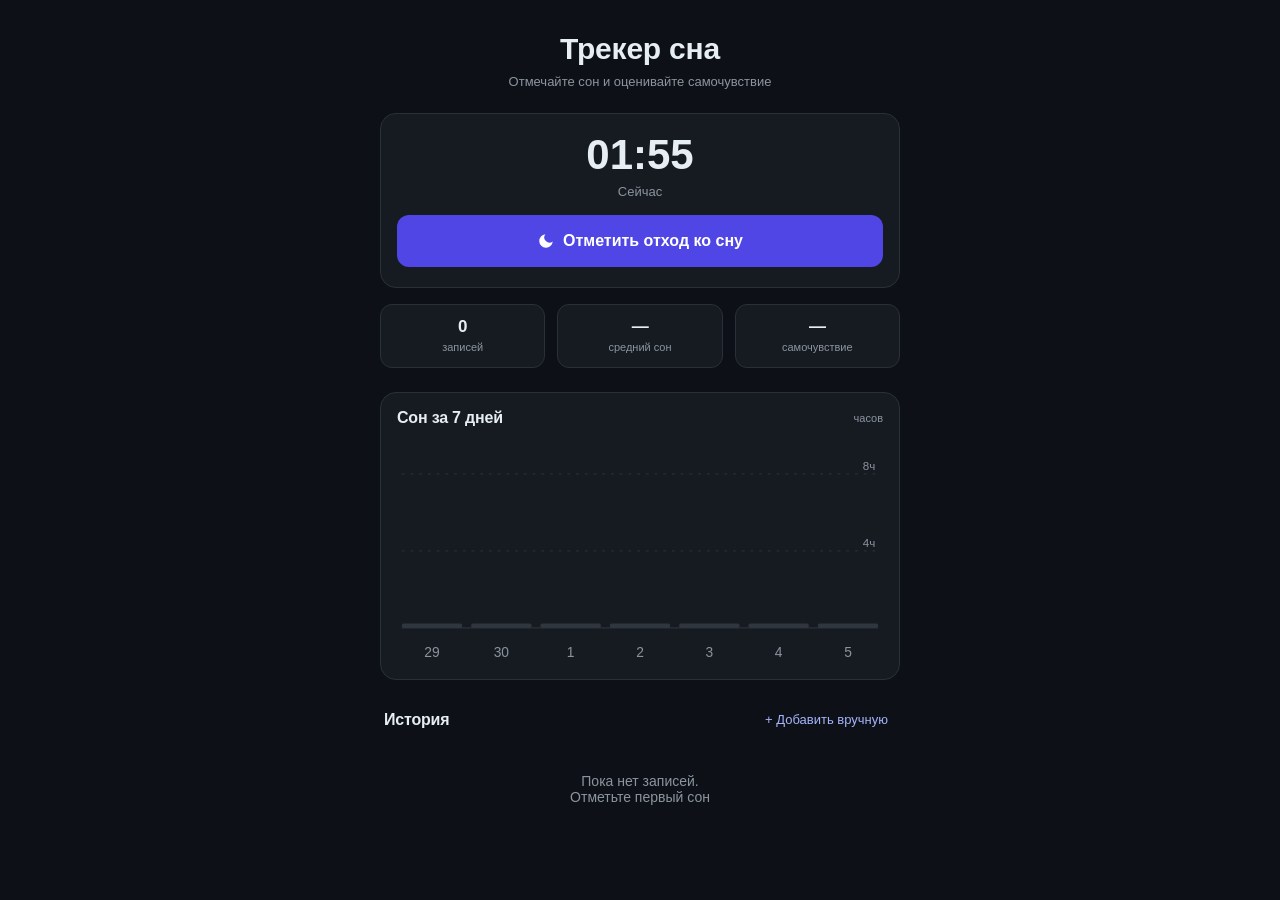
<file: index.html>
<!DOCTYPE html>
<html lang="ru">

<head>
  <meta charset="UTF-8" />
  <meta name="viewport" content="width=device-width, initial-scale=1, viewport-fit=cover" />
  <meta name="theme-color" content="#0d1117" />
  <title>Трекер сна</title>

  <!-- PWA -->
  <link rel="manifest" href="manifest.webmanifest" />
  <link rel="icon" href="icons/icon-192.png" />
  <link rel="apple-touch-icon" href="icons/apple-touch-icon.png" />
  <meta name="mobile-web-app-capable" content="yes" />
  <meta name="apple-mobile-web-app-capable" content="yes" />
  <meta name="apple-mobile-web-app-status-bar-style" content="black-translucent" />
  <meta name="apple-mobile-web-app-title" content="Трекер сна" />

  <link rel="stylesheet" href="./css/main.css" />
</head>

<body>

  <!-- Экран входа -->
  <div class="auth" id="auth" hidden>
    <div class="auth-card">
      <div class="auth-logo">
        <svg width="40" height="40" viewBox="0 0 24 24" fill="none" aria-hidden="true"><path d="M21 12.8A9 9 0 1 1 11.2 3a7 7 0 0 0 9.8 9.8z" fill="currentColor"/></svg>
      </div>
      <h2>Трекер сна</h2>
      <p>Войдите в Google-аккаунт. Данные сохраняются в вашу личную таблицу — доступ к ним есть только у вас.</p>
      <button class="btn primary" id="btnLogin">Войти через Google</button>
      <p class="auth-note">Доступ только для приглашённых пользователей.</p>
      <p class="auth-error" id="authError"></p>
    </div>
  </div>

  <div class="app">

    <header class="head">
      <h1>Трекер сна</h1>
      <p>Отмечайте сон и оценивайте самочувствие</p>
      <p class="account" id="account"></p>
    </header>

    <!-- Быстрые действия -->
    <section class="card quick">
      <div class="quick-status">
        <div class="big-time" id="bigTime">--:--</div>
        <div class="muted" id="bigLabel">Сейчас</div>
      </div>
      <button class="btn primary" id="btnSleep">
        <svg width="18" height="18" viewBox="0 0 24 24" fill="none" aria-hidden="true"><path d="M21 12.8A9 9 0 1 1 11.2 3a7 7 0 0 0 9.8 9.8z" fill="currentColor"/></svg>
        <span>Отметить отход ко сну</span>
      </button>
      <button class="btn wake" id="btnWake" hidden>
        <svg width="18" height="18" viewBox="0 0 24 24" fill="none" aria-hidden="true"><circle cx="12" cy="12" r="4" fill="currentColor"/><g stroke="currentColor" stroke-width="2" stroke-linecap="round"><line x1="12" y1="2" x2="12" y2="5"/><line x1="12" y1="19" x2="12" y2="22"/><line x1="2" y1="12" x2="5" y2="12"/><line x1="19" y1="12" x2="22" y2="12"/><line x1="4.9" y1="4.9" x2="7" y2="7"/><line x1="17" y1="17" x2="19.1" y2="19.1"/><line x1="4.9" y1="19.1" x2="7" y2="17"/><line x1="17" y1="7" x2="19.1" y2="4.9"/></g></svg>
        <span>Отметить пробуждение</span>
      </button>
      <button class="link" id="btnReset" hidden>Сбросить</button>
    </section>

    <!-- Статистика -->
    <section class="stats">
      <div class="stat">
        <div class="stat-val" id="statCount">0</div>
        <div class="stat-key">записей</div>
      </div>
      <div class="stat">
        <div class="stat-val" id="statDur">—</div>
        <div class="stat-key">средний сон</div>
      </div>
      <div class="stat">
        <div class="stat-val" id="statMood">—</div>
        <div class="stat-key">самочувствие</div>
      </div>
    </section>

    <!-- График сна -->
    <section class="card chart-card">
      <div class="section-head">
        <h2>Сон за 7 дней</h2>
        <span class="chart-legend">часов</span>
      </div>
      <div class="chart" id="chart"></div>
    </section>

    <!-- История -->
    <section class="history">
      <div class="section-head">
        <h2>История</h2>
        <button class="link" id="btnAdd">+ Добавить вручную</button>
      </div>
      <ul id="list"></ul>
      <button class="link" id="btnMore" hidden>Показать все</button>
      <p class="empty" id="empty">Пока нет записей.<br>Отметьте первый сон</p>
    </section>

  </div>

  <!-- Модальное окно -->
  <div class="modal-backdrop" id="modal">
    <div class="modal" role="dialog" aria-modal="true" aria-label="Запись сна">
      <h2 id="modalTitle">Запись сна</h2>

      <label class="field">
        <span>Отход ко сну</span>
        <input type="datetime-local" id="fBed" />
      </label>

      <label class="field">
        <span>Пробуждение</span>
        <input type="datetime-local" id="fWake" />
      </label>

      <div class="field">
        <span style="text-align:center">Самочувствие</span>
        <div class="stars" id="fQuality">
          <button type="button" data-v="1">★</button>
          <button type="button" data-v="2">★</button>
          <button type="button" data-v="3">★</button>
          <button type="button" data-v="4">★</button>
          <button type="button" data-v="5">★</button>
        </div>
        <div class="quality-label" id="qualityLabel">😐 Нормально</div>
      </div>

      <label class="field">
        <span>Заметка (необязательно)</span>
        <textarea id="fNote" rows="2" placeholder="Снились сны, пил кофе вечером…"></textarea>
      </label>

      <div class="modal-actions">
        <button class="btn ghost" id="btnCancel">Отмена</button>
        <button class="btn primary" id="btnSave">Сохранить</button>
      </div>
    </div>
  </div>

  <div class="toast" id="toast"></div>

  <script src="https://accounts.google.com/gsi/client" async defer></script>
  <script src="./js/script.js"></script>
</body>

</html>
</file>
<file: css/main.css>
:root {
    /* Color roles */
    --bg: #0d1117;
    --surface: #161b22;
    --surface-2: #1c2128;
    --border: #2a3038;
    --text: #e6edf3;
    --muted: #8b949e;
    --accent: #4f46e5;
    --accent-hover: #6366f1;
    --accent-fg: #ffffff;
    --accent-text: #a5b4fc;
    --danger: #f85149;
    --surface-hover: #232a33;
    --accent-text-hover: #c7d2fe;
    --danger-soft: rgba(248, 81, 73, .12);
    --overlay: rgba(0, 0, 0, .6);
    --star-off: #3d444d;
    --star-on: #ffd166;

    /* Spacing scale (4px base) */
    --space-1: 4px;
    --space-2: 8px;
    --space-3: 12px;
    --space-4: 16px;
    --space-5: 20px;
    --space-6: 24px;
    --space-8: 32px;

    /* Type scale */
    --text-xs: 11px;
    --text-sm: 13px;
    --text-base: 16px;
    --text-md: 18px;
    --text-lg: 20px;
    --text-xl: 26px;
    --text-2xl: 42px;

    /* Radius */
    --radius-sm: 8px;
    --radius-md: 12px;
    --radius-lg: 16px;
}

* {
    box-sizing: border-box;
    -webkit-tap-highlight-color: transparent;
}

html,
body {
    margin: 0;
    padding: 0;
}

body {
    font-family: -apple-system, BlinkMacSystemFont, "Segoe UI", Roboto, "Helvetica Neue", Arial, sans-serif;
    color: var(--text);
    background: var(--bg);
    min-height: 100vh;
    padding: var(--space-5) var(--space-4) calc(40px + env(safe-area-inset-bottom));
    -webkit-font-smoothing: antialiased;
}

.app {
    max-width: 520px;
    margin: 0 auto;
}

/* ---------- HEADER ---------- */
.head {
    text-align: center;
    margin-bottom: var(--space-6);
}

.head h1 {
    margin: 0 0 var(--space-2);
    font-size: var(--text-xl);
    font-weight: 700;
    letter-spacing: -0.2px;
    color: var(--text);
}

.head p {
    margin: 0;
    font-size: var(--text-sm);
    color: var(--muted);
}

.head .account {
    margin-top: var(--space-2);
    font-size: var(--text-xs);
    color: var(--muted);
    word-break: break-all;
}

/* ---------- CARD ---------- */
.card {
    background: var(--surface);
    border: 1px solid var(--border);
    border-radius: var(--radius-lg);
    padding: var(--space-5) var(--space-4);
}

/* ---------- QUICK ---------- */
.quick {
    margin-bottom: var(--space-4);
}

.quick-status {
    text-align: center;
    margin-bottom: var(--space-4);
}

.big-time {
    font-size: var(--text-2xl);
    font-weight: 700;
    line-height: 1;
    font-variant-numeric: tabular-nums;
}

.muted {
    font-size: var(--text-sm);
    color: var(--muted);
    margin-top: var(--space-2);
}

/* ---------- BUTTONS ---------- */
.btn {
    display: flex;
    align-items: center;
    justify-content: center;
    gap: var(--space-2);
    width: 100%;
    border: 1px solid transparent;
    border-radius: var(--radius-md);
    padding: var(--space-4);
    font-size: var(--text-base);
    font-weight: 600;
    font-family: inherit;
    color: var(--text);
    cursor: pointer;
    transition: background-color .14s ease, border-color .14s ease;
}

.btn svg {
    flex: none;
}

.btn.primary,
.btn.wake {
    background: var(--accent);
    color: var(--accent-fg);
}

.btn.primary:hover,
.btn.wake:hover {
    background: var(--accent-hover);
}

.btn:active {
    background: var(--accent-hover);
}

.btn[hidden] {
    display: none;
}

.btn.ghost {
    background: var(--surface-2);
    border-color: var(--border);
    color: var(--text);
}

.btn.ghost:hover {
    background: var(--surface-hover);
}

.link {
    display: block;
    margin: var(--space-3) auto 0;
    background: none;
    border: none;
    color: var(--muted);
    font-size: var(--text-sm);
    font-family: inherit;
    cursor: pointer;
    padding: var(--space-2);
    border-radius: var(--radius-sm);
    transition: color .15s;
}

.link:hover {
    color: var(--text);
}

.link[hidden] {
    display: none;
}

/* ---------- STATS ---------- */
.stats {
    display: grid;
    grid-template-columns: repeat(3, 1fr);
    gap: var(--space-3);
    margin-bottom: var(--space-6);
}

.stat {
    background: var(--surface);
    border: 1px solid var(--border);
    border-radius: var(--radius-md);
    padding: var(--space-3) var(--space-2);
    text-align: center;
}

.stat-val {
    font-size: 17px;
    font-weight: 700;
    letter-spacing: -0.3px;
    margin-bottom: var(--space-1);
    font-variant-numeric: tabular-nums;
}

.stat-key {
    font-size: var(--text-xs);
    color: var(--muted);
    line-height: 1.25;
}

/* ---------- CHART ---------- */
.chart-card {
    margin-bottom: var(--space-6);
    padding: var(--space-4) var(--space-3) var(--space-2);
}

.chart-legend {
    font-size: var(--text-xs);
    color: var(--muted);
}

.chart {
    width: 100%;
    min-height: 140px;
}

.chart svg {
    display: block;
    width: 100%;
    height: auto;
}

/* ---------- HISTORY ---------- */
.section-head {
    display: flex;
    align-items: center;
    justify-content: space-between;
    margin-bottom: var(--space-3);
    padding: 0 var(--space-1);
}

.section-head h2 {
    margin: 0;
    font-size: var(--text-base);
    font-weight: 600;
    letter-spacing: -0.2px;
}

.section-head .link {
    margin: 0;
    font-size: var(--text-sm);
    color: var(--accent-text);
}

.section-head .link:hover {
    color: var(--accent-text-hover);
}

ul#list {
    list-style: none;
    margin: 0;
    padding: 0;
}

.entry {
    background: var(--surface);
    border: 1px solid var(--border);
    border-radius: var(--radius-lg);
    padding: var(--space-3) var(--space-4);
    margin-bottom: var(--space-3);
}

.entry-head {
    display: flex;
    align-items: center;
    justify-content: space-between;
    margin-bottom: var(--space-2);
}

.entry-date {
    font-size: var(--text-xs);
    color: var(--muted);
    text-transform: capitalize;
}

.del {
    background: none;
    border: none;
    color: var(--muted);
    font-size: 15px;
    line-height: 1;
    padding: var(--space-1) var(--space-2);
    cursor: pointer;
    border-radius: var(--radius-sm);
    transition: color .15s, background .15s;
}

.del:hover {
    color: var(--danger);
    background: var(--danger-soft);
}

.entry-actions {
    display: flex;
    align-items: center;
    gap: var(--space-1);
}

.edit {
    background: none;
    border: none;
    color: var(--muted);
    display: inline-flex;
    align-items: center;
    padding: var(--space-1) var(--space-2);
    cursor: pointer;
    border-radius: var(--radius-sm);
    transition: color .15s, background .15s;
}

.edit:hover {
    color: var(--accent-text);
    background: var(--surface-hover);
}

.entry-times {
    display: flex;
    align-items: center;
    gap: var(--space-2);
    margin-bottom: var(--space-2);
}

.entry-times .t {
    font-size: var(--text-md);
    font-weight: 600;
    letter-spacing: -0.4px;
    font-variant-numeric: tabular-nums;
}

.entry-times .arrow {
    color: var(--muted);
    font-size: 14px;
}

.dur {
    margin-left: auto;
    font-size: var(--text-xs);
    font-weight: 600;
    color: var(--muted);
    background: var(--surface-2);
    border: 1px solid var(--border);
    padding: var(--space-1) var(--space-2);
    border-radius: 999px;
    white-space: nowrap;
}

.entry-mood {
    display: flex;
    align-items: center;
    gap: var(--space-2);
    font-size: var(--text-sm);
    color: var(--text);
}

.mood-emoji {
    font-size: var(--text-base);
}

.entry-note {
    margin: var(--space-3) 0 0;
    padding-top: var(--space-3);
    border-top: 1px solid var(--border);
    font-size: var(--text-sm);
    line-height: 1.45;
    color: var(--muted);
    white-space: pre-wrap;
    word-break: break-word;
}

.empty {
    text-align: center;
    color: var(--muted);
    font-size: 14px;
    padding: var(--space-6) var(--space-3);
}

/* ---------- MODAL ---------- */
.modal-backdrop {
    position: fixed;
    inset: 0;
    z-index: 60;
    display: flex;
    align-items: flex-end;
    justify-content: center;
    background: var(--overlay);
    opacity: 0;
    pointer-events: none;
    transition: opacity .2s ease;
}

.modal-backdrop.open {
    opacity: 1;
    pointer-events: auto;
}

.modal {
    width: 100%;
    max-width: 520px;
    max-height: 92vh;
    overflow-y: auto;
    background: var(--surface);
    border: 1px solid var(--border);
    border-bottom: none;
    border-radius: var(--radius-lg) var(--radius-lg) 0 0;
    padding: var(--space-5) var(--space-4) calc(var(--space-5) + env(safe-area-inset-bottom));
    transform: translateY(100%);
    transition: transform .25s cubic-bezier(.22, 1, .36, 1);
    -webkit-overflow-scrolling: touch;
}

.modal-backdrop.open .modal {
    transform: translateY(0);
}

.modal h2 {
    margin: 0 0 var(--space-4);
    font-size: var(--text-lg);
    font-weight: 600;
    text-align: center;
    letter-spacing: -0.3px;
}

.field {
    display: block;
    margin-bottom: var(--space-4);
}

.field>span {
    display: block;
    font-size: var(--text-xs);
    font-weight: 500;
    color: var(--muted);
    margin-bottom: var(--space-2);
}

input[type="datetime-local"],
textarea {
    width: 100%;
    background: var(--surface-2);
    border: 1px solid var(--border);
    border-radius: var(--radius-md);
    padding: var(--space-3) var(--space-3);
    color: var(--text);
    font-size: var(--text-base);
    font-family: inherit;
    outline: none;
    transition: border-color .15s;
    -webkit-appearance: none;
    appearance: none;
}

input[type="datetime-local"]:focus,
textarea:focus {
    border-color: var(--accent);
}

:focus-visible {
    outline: 2px solid var(--accent);
    outline-offset: 2px;
}

input[type="datetime-local"]::-webkit-calendar-picker-indicator {
    filter: invert(.7);
    cursor: pointer;
}

textarea {
    resize: vertical;
    min-height: 64px;
}

.stars {
    display: flex;
    justify-content: center;
    gap: var(--space-1);
    margin: var(--space-1) 0 var(--space-2);
}

.stars button {
    background: none;
    border: none;
    font-size: 32px;
    line-height: 1;
    padding: var(--space-1);
    color: var(--star-off);
    cursor: pointer;
    transition: color .15s, transform .15s;
}

.stars button.on {
    color: var(--star-on);
}

.stars button:active {
    transform: scale(.9);
}

.quality-label {
    text-align: center;
    font-size: var(--text-sm);
    color: var(--text);
    margin-bottom: var(--space-4);
    min-height: 20px;
}

.modal-actions {
    display: flex;
    gap: var(--space-3);
    margin-top: var(--space-2);
}

.modal-actions .btn {
    flex: 1;
    padding: var(--space-4);
}

.toast {
    position: fixed;
    left: 50%;
    bottom: calc(var(--space-6) + env(safe-area-inset-bottom));
    transform: translate(-50%, 20px);
    background: var(--surface-2);
    border: 1px solid var(--border);
    color: var(--text);
    font-size: var(--text-sm);
    padding: var(--space-3) var(--space-4);
    border-radius: var(--radius-md);
    opacity: 0;
    pointer-events: none;
    transition: opacity .2s, transform .2s;
    z-index: 99;
}

.toast.show {
    opacity: 1;
    transform: translate(-50%, 0);
}

/* ---------- AUTH ---------- */
.auth {
    position: fixed;
    inset: 0;
    z-index: 80;
    display: flex;
    align-items: center;
    justify-content: center;
    background: var(--bg);
    padding: var(--space-6);
}

.auth[hidden] {
    display: none;
}

.auth-card {
    width: 100%;
    max-width: 380px;
    text-align: center;
    background: var(--surface);
    border: 1px solid var(--border);
    border-radius: var(--radius-lg);
    padding: var(--space-6) var(--space-6);
}

.auth-logo {
    color: var(--accent-text);
    margin-bottom: var(--space-3);
}

.auth-card h2 {
    margin: 0 0 var(--space-2);
    font-size: var(--text-lg);
    font-weight: 600;
}

.auth-card p {
    color: var(--muted);
    font-size: 14px;
    margin: 0 0 var(--space-5);
    line-height: 1.5;
}

.auth-card .auth-error {
    color: var(--danger);
    font-size: var(--text-sm);
    margin: var(--space-3) 0 0;
}

.auth-card .auth-note {
    font-size: var(--text-xs);
    margin: var(--space-3) 0 0;
}

/* ---------- DESKTOP ---------- */
@media (min-width:600px) {
    body {
        padding-top: var(--space-8);
    }

    .head h1 {
        font-size: 30px;
    }

    .modal-backdrop {
        align-items: center;
    }

    .modal {
        border-radius: var(--radius-lg);
        border-bottom: 1px solid var(--border);
        padding-bottom: var(--space-5);
        transform: translateY(24px) scale(.97);
    }

    .modal-backdrop.open .modal {
        transform: none;
    }
}

@media (max-width:360px) {
    .big-time {
        font-size: 36px;
    }

    .entry-times .t {
        font-size: 17px;
    }

    .stars button {
        font-size: 28px;
    }
}

@media (prefers-reduced-motion:reduce) {
    * {
        animation: none !important;
        transition: none !important;
    }
}
</file>
